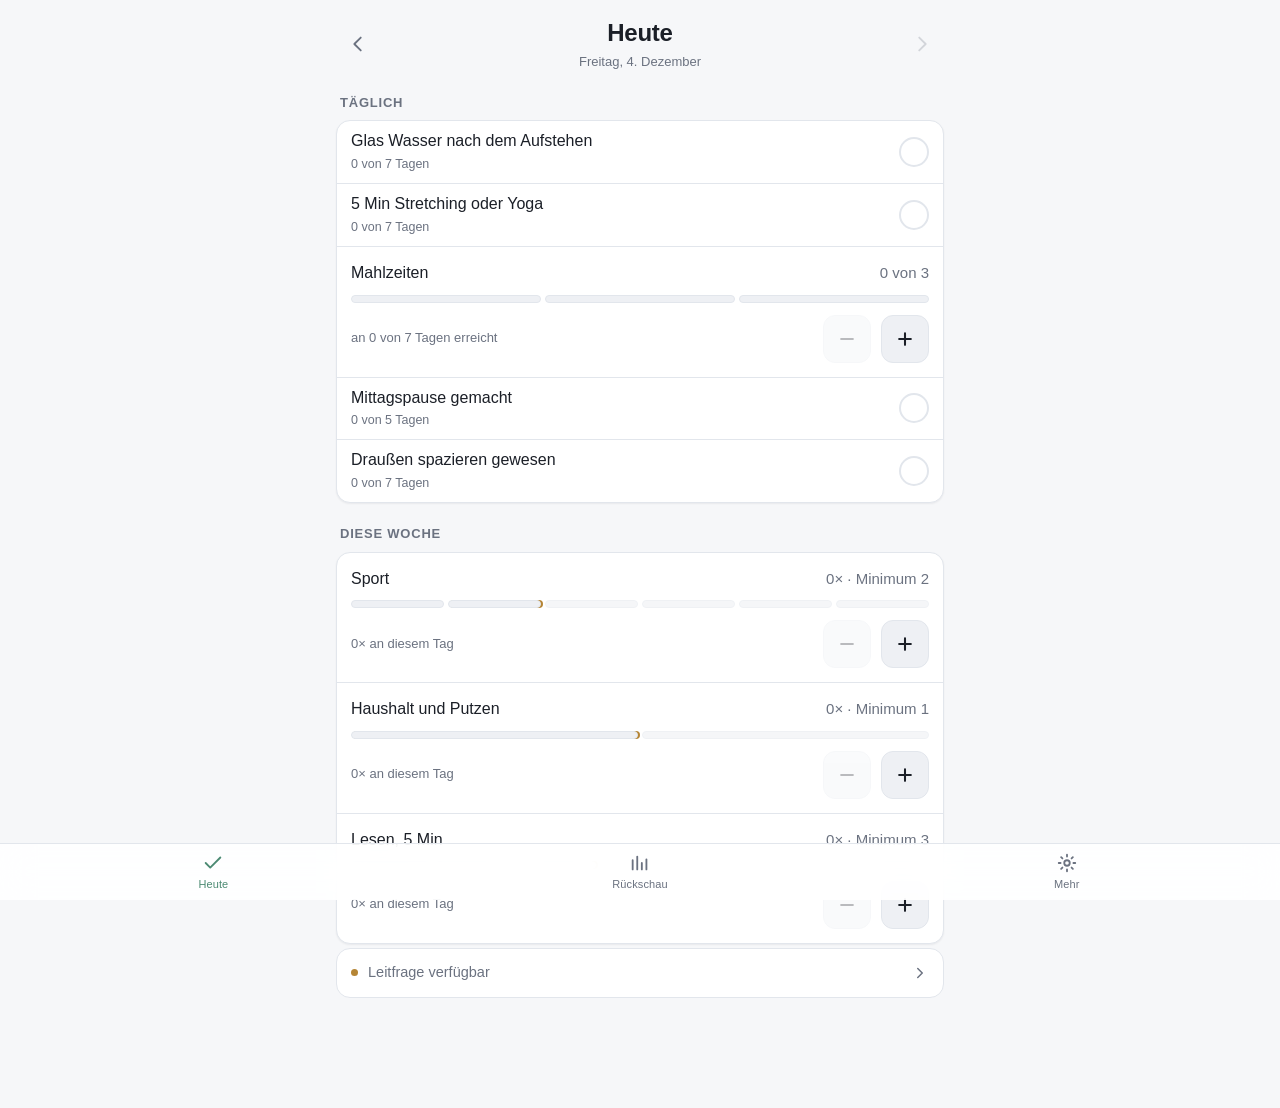
<file: index.html>
<!DOCTYPE html>
<html lang="de">
<head>
<meta charset="utf-8">
<meta name="viewport" content="width=device-width, initial-scale=1, viewport-fit=cover">
<meta name="color-scheme" content="light dark">
<meta name="theme-color" content="#14171D" media="(prefers-color-scheme: dark)">
<meta name="theme-color" content="#F6F7F9" media="(prefers-color-scheme: light)">
<meta name="apple-mobile-web-app-capable" content="yes">
<meta name="mobile-web-app-capable" content="yes">
<meta name="apple-mobile-web-app-status-bar-style" content="black-translucent">
<meta name="apple-mobile-web-app-title" content="Standards">
<link rel="apple-touch-icon" href="icons/apple-touch-icon.png">
<title>Standards</title>
<link rel="stylesheet" href="css/style.css">
</head>
<body>

<main id="main">

  <!-- ========== HEUTE ========== -->
  <section class="view" id="view-heute">
    <div class="daynav">
      <button class="daynav-btn" id="dayPrev" aria-label="Vorheriger Tag">
        <svg viewBox="0 0 24 24" aria-hidden="true"><path d="M15 5l-7 7 7 7"/></svg>
      </button>
      <div class="daynav-label">
        <h1 id="dayLabel">Heute</h1>
        <p class="daynav-sub" id="daySub"></p>
      </div>
      <button class="daynav-btn" id="dayNext" aria-label="Nächster Tag">
        <svg viewBox="0 0 24 24" aria-hidden="true"><path d="M9 5l7 7-7 7"/></svg>
      </button>
    </div>

    <div id="backupSlot"></div>

    <h2 class="section-title">Täglich</h2>
    <div class="card" id="dailyList"></div>

    <h2 class="section-title" id="weekTitle">Diese Woche</h2>
    <div class="card" id="quotaList"></div>

    <div id="reflectionSlot"></div>

    <p class="footnote" id="heuteFootnote"></p>
  </section>

  <!-- ========== RÜCKSCHAU ========== -->
  <section class="view hidden" id="view-rueckschau">
    <div class="daynav">
      <button class="daynav-btn" id="monthPrev" aria-label="Vorheriger Monat">
        <svg viewBox="0 0 24 24" aria-hidden="true"><path d="M15 5l-7 7 7 7"/></svg>
      </button>
      <div class="daynav-label">
        <h1 id="monthLabel">Monat</h1>
        <p class="daynav-sub">Rückschau</p>
      </div>
      <button class="daynav-btn" id="monthNext" aria-label="Nächster Monat">
        <svg viewBox="0 0 24 24" aria-hidden="true"><path d="M9 5l7 7-7 7"/></svg>
      </button>
    </div>
    <div id="rueckschauBody">
      <p class="placeholder">Wird im nächsten Schritt gebaut.</p>
    </div>
  </section>

  <!-- ========== EINSTELLUNGEN ========== -->
  <section class="view hidden" id="view-einstellungen">
    <div class="daynav daynav-plain">
      <div class="daynav-label">
        <h1>Einstellungen</h1>
        <p class="daynav-sub">Habits, Sicherung, Darstellung</p>
      </div>
    </div>
    <div id="einstellungenBody"></div>
  </section>

</main>

<nav class="tabbar" id="tabbar">
  <button class="tab is-active" data-view="heute">
    <svg viewBox="0 0 24 24" aria-hidden="true"><path d="M4 12l5 5L20 6"/></svg>
    <span>Heute</span>
  </button>
  <button class="tab" data-view="rueckschau">
    <svg viewBox="0 0 24 24" aria-hidden="true"><path d="M4 19V9m5 10V5m5 14v-7m5 7V8"/></svg>
    <span>Rückschau</span>
  </button>
  <button class="tab" data-view="einstellungen">
    <svg viewBox="0 0 24 24" aria-hidden="true"><circle cx="12" cy="12" r="3"/><path d="M12 3v2m0 14v2M3 12h2m14 0h2M5.6 5.6l1.4 1.4m10 10l1.4 1.4m0-12.8l-1.4 1.4m-10 10l-1.4 1.4"/></svg>
    <span>Mehr</span>
  </button>
</nav>

<script src="js/dates.js"></script>
<script src="js/questions.js"></script>
<script src="js/storage.js"></script>
<script src="js/stats.js"></script>
<script src="js/backup.js"></script>
<script src="js/settings.js"></script>
<script src="js/app.js"></script>
</body>
</html>
</file>
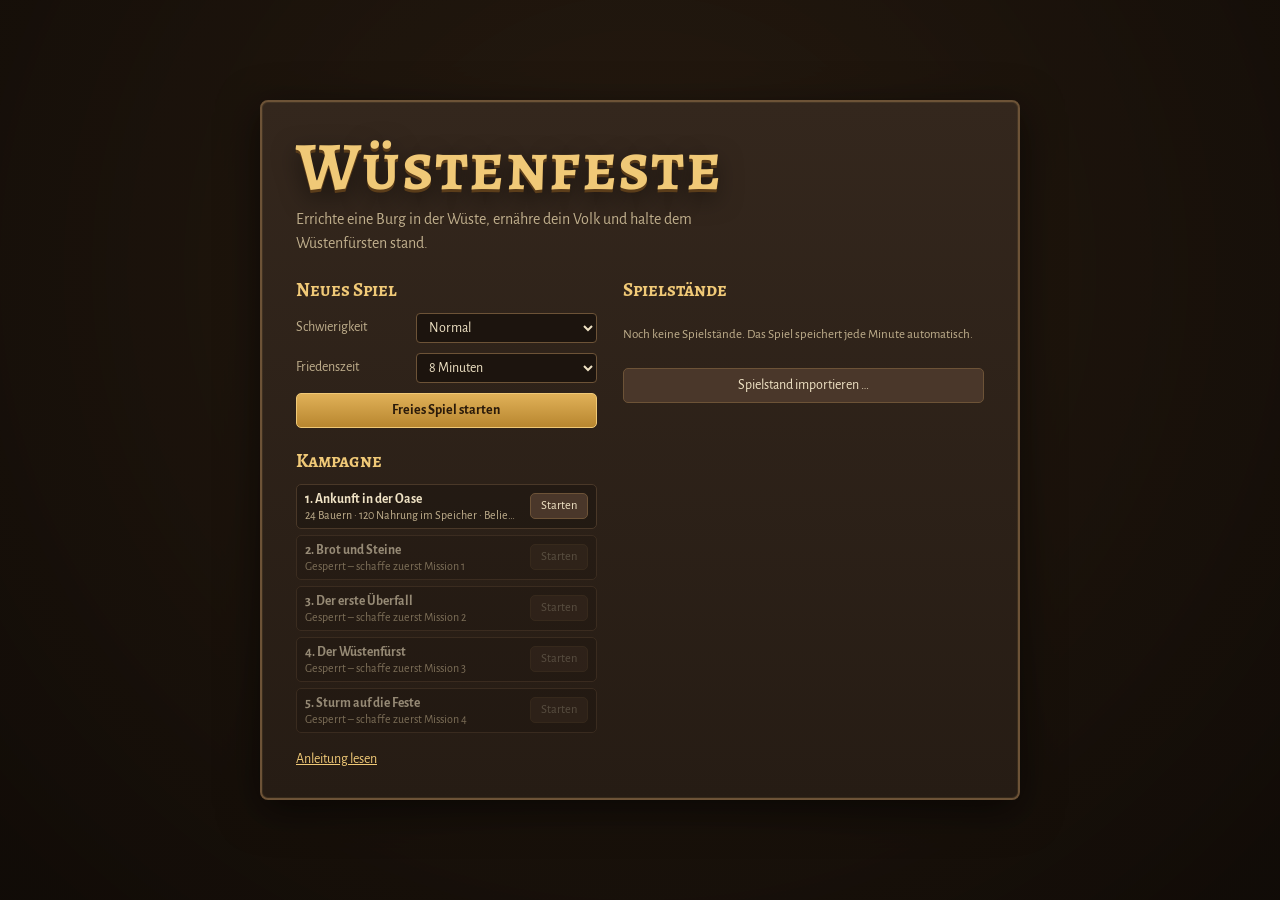
<file: wuestenfeste/index.html>
<!DOCTYPE html>
<html lang="de">
<head>
<meta charset="utf-8">
<meta name="viewport" content="width=device-width, initial-scale=1, maximum-scale=1, user-scalable=no, viewport-fit=cover">
<meta name="apple-mobile-web-app-capable" content="yes">
<meta name="theme-color" content="#241a13">
<title>Wüstenfeste</title>
<link rel="preconnect" href="https://fonts.googleapis.com">
<link rel="stylesheet" href="https://fonts.googleapis.com/css2?family=Alegreya+SC:wght@500;700&family=Alegreya+Sans:wght@400;500;700&display=swap">
<link rel="stylesheet" href="style.css">
</head>
<body>
<!--BODY-START-->
<div id="app">
  <canvas id="view"></canvas>
  <canvas id="ov"></canvas>
  <div id="camctl" hidden>
    <button id="rotL" title="Ansicht drehen (T)" aria-label="Ansicht nach links drehen">⟲</button>
    <button id="rotR" title="Ansicht drehen (R)" aria-label="Ansicht nach rechts drehen">⟳</button>
  </div>

  <header id="top" hidden>
    <div class="res" id="resbar"></div>
    <div class="spacer"></div>
    <div id="peace" class="peace"></div>
    <div id="date" class="date"></div>
    <div class="speed" role="group" aria-label="Spielgeschwindigkeit">
      <button id="spPause" title="Pause (Leertaste)">❚❚</button>
      <button id="sp1" title="Normal (1)">1×</button>
      <button id="sp2" title="Schnell (2)">2×</button>
      <button id="sp3" title="Sehr schnell (3)">3×</button>
    </div>
    <button id="btnKeep" class="ghostbtn wide" title="Burgfried: Steuern und Rationen (B)">Burg</button>
    <button id="btnMap" class="ghostbtn wide mobile-only" title="Übersichtskarte">Karte</button>
    <button id="btnHelp" class="ghostbtn" title="Anleitung (H)">?</button>
    <button id="btnMenu" class="menubtn">Menü</button>
  </header>

  <div id="msgs" aria-live="polite"></div>
  <div id="goals" hidden></div>
  <div id="troops" hidden></div>
  <div id="pausedTag" hidden>Pausiert</div>
  <div id="cbar" hidden>
    <span id="cbarText"></span>
    <button id="cbarNo">Abbrechen</button>
    <button id="cbarOk" class="primary">Bauen</button>
  </div>

  <footer id="bottom" hidden>
    <section id="build">
      <div class="tabs" id="tabs"></div>
      <div class="items" id="items"></div>
      <div class="hint" id="hint">Wähle ein Gebäude aus.</div>
    </section>
    <section id="info"></section>
    <section id="minibox">
      <canvas id="mini" width="232" height="124"></canvas>
    </section>
  </footer>

  <!-- Hauptmenü -->
  <div class="overlay" id="menu">
    <div class="panel title-panel">
      <h1>Wüstenfeste</h1>
      <p class="tag">Errichte eine Burg in der Wüste, ernähre dein Volk und halte dem Wüstenfürsten stand.</p>
      <div class="menu-grid">
        <div class="menu-col">
          <h2>Neues Spiel</h2>
          <label class="field"><span>Schwierigkeit</span>
            <select id="optDiff">
              <option value="leicht">Leicht</option>
              <option value="normal" selected>Normal</option>
              <option value="schwer">Schwer</option>
            </select>
          </label>
          <label class="field"><span>Friedenszeit</span>
            <select id="optPeace">
              <option value="5">5 Minuten</option>
              <option value="8" selected>8 Minuten</option>
              <option value="12">12 Minuten</option>
              <option value="20">20 Minuten</option>
            </select>
          </label>
          <button class="primary" id="btnNew">Freies Spiel starten</button>
          <h2 class="mt">Kampagne</h2>
          <div id="missions" class="slots"></div>
        </div>
        <div class="menu-col">
          <h2>Spielstände</h2>
          <div id="menuSlots" class="slots"></div>
          <button id="btnImport1">Spielstand importieren …</button>
        </div>
      </div>
      <button class="linkbtn" id="btnHelp2">Anleitung lesen</button>
    </div>
  </div>

  <div class="overlay" id="loading" hidden>
    <div class="panel narrow center"><h2>Die Wüste entsteht …</h2><p class="small">Die Karte wird gezeichnet.</p></div>
  </div>

  <!-- Spielmenü -->
  <div class="overlay" id="pause" hidden>
    <div class="panel">
      <h2>Menü</h2>
      <div class="slots" id="pauseSlots"></div>
      <div class="row">
        <button id="btnExport">Exportieren …</button>
        <button id="btnImport2">Importieren …</button>
      </div>
      <div class="row">
        <button id="btnHelp3">Anleitung</button>
        <button id="btnToMenu">Hauptmenü</button>
        <button class="primary" id="btnResume">Weiterspielen</button>
      </div>
    </div>
  </div>

  <!-- Export / Import -->
  <div class="overlay" id="xfer" hidden>
    <div class="panel wide">
      <h2 id="xferTitle">Spielstand</h2>
      <p id="xferText" class="small"></p>
      <textarea id="xferData" spellcheck="false" rows="7"></textarea>
      <div class="row">
        <input type="file" id="xferFile" accept=".json,application/json" hidden>
        <button id="xferCopy">Kopieren</button>
        <button id="xferDownload">Als Datei speichern</button>
        <button id="xferPick">Datei wählen …</button>
        <span class="spacer"></span>
        <button id="xferClose">Schließen</button>
        <button class="primary" id="xferLoad">Laden</button>
      </div>
    </div>
  </div>

  <!-- Info zu Gebäude / Truppe -->
  <div class="overlay" id="infoModal" hidden>
    <div class="panel infopanel">
      <div class="ihead"><img id="imIcon" alt=""><div><h2 id="imTitle"></h2><p id="imDesc" class="small"></p></div></div>
      <div id="imStats" class="istats"></div>
      <ul id="imList"></ul>
      <div class="row end"><button class="primary" id="imClose">Verstanden</button></div>
    </div>
  </div>

  <!-- Bestätigung -->
  <div class="overlay" id="confirm" hidden>
    <div class="panel narrow">
      <p id="confirmText"></p>
      <div class="row end">
        <button id="confirmNo">Abbrechen</button>
        <button class="primary" id="confirmYes">Ja</button>
      </div>
    </div>
  </div>

  <!-- Anleitung -->
  <div class="overlay" id="help" hidden>
    <div class="panel wide help">
      <h2>Anleitung</h2>
      <div class="help-grid">
        <div>
          <h3>Ziel</h3>
          <p>Zerstöre den Burgfried des Wüstenfürsten (rot), bevor er deinen (blau) zerstört. Bis zum Ende der Friedenszeit greift er nicht an.</p>
          <h3>Wirtschaft</h3>
          <ul>
            <li><b>Holzfäller</b> nahe Palmen bauen. Holz kommt ins <b>Lager</b>.</li>
            <li><b>Steinbruch</b> nur auf grauem Fels, <b>Eisenmine</b> nur auf rostrotem Boden.</li>
            <li><b>Apfelhaine</b> nur auf grünem Oasenboden. Äpfel kommen in den <b>Kornspeicher</b>.</li>
            <li>Jedes Arbeitsgebäude braucht einen freien Bauern vom Lagerfeuer.</li>
            <li><b>Hütten</b> geben Platz für 8 weitere Bauern.</li>
          </ul>
          <h3>Beliebtheit</h3>
          <p>Über 50 kommen neue Bauern, unter 50 laufen sie weg. Rationen, Steuern und Kapellen bestimmen sie. Einstellen kannst du das im <b>Burgfried</b>-Fenster (Burgfried anklicken oder Taste B).</p>
        </div>
        <div>
          <h3>Militär</h3>
          <ul>
            <li>Die <b>Kaserne</b> macht aus freien Bauern Soldaten.</li>
            <li>Bogenschützen auf <b>Wachtürmen</b> schießen weiter und sind geschützt.</li>
            <li><b>Mauern</b> durch Ziehen bauen. <b>Tore</b> lassen nur deine Leute durch – vergiss sie nicht, sonst kommen deine Arbeiter nicht hinaus.</li>
          </ul>
          <h3>Am Handy / Tablet</h3>
          <table class="keys">
            <tr><td>Ein Finger ziehen</td><td>Karte verschieben</td></tr>
            <tr><td>Zwei Finger</td><td>Zoomen und verschieben</td></tr>
            <tr><td>Tippen</td><td>Auswählen · mit gewählten Soldaten: bewegen, angreifen, Turm besetzen</td></tr>
            <tr><td>Halten + ziehen</td><td>Soldaten einrahmen</td></tr>
            <tr><td>Bauen</td><td>Gebäude wählen, auf die Karte tippen, mit „Bauen“ bestätigen</td></tr>
            <tr><td>Mauer</td><td>Anfang tippen, Ende tippen, bestätigen</td></tr>
          </table>
          <h3>Mit Maus und Tastatur</h3>
          <table class="keys">
            <tr><td>Linksklick</td><td>Auswählen, bauen</td></tr>
            <tr><td>Ziehen</td><td>Soldaten einrahmen / Mauer ziehen</td></tr>
            <tr><td>Rechtsklick</td><td>Bewegen, angreifen, Turm besetzen, Bauen abbrechen</td></tr>
            <tr><td>WASD / Pfeile</td><td>Karte verschieben</td></tr>
            <tr><td>Zwei Finger / Mausrad</td><td>Verschieben bzw. Zoomen (Einstellbar unten)</td></tr>
            <tr><td>+ / − , Pinch</td><td>Zoomen</td></tr>
            <tr><td>Leertaste</td><td>Pause</td></tr>
            <tr><td>1 / 2 / 3</td><td>Geschwindigkeit</td></tr>
            <tr><td>B</td><td>Burgfried-Fenster</td></tr>
            <tr><td>Q</td><td>Alle Soldaten auswählen</td></tr>
            <tr><td>Entf</td><td>Gewähltes Gebäude abreißen</td></tr>
            <tr><td>Strg + S</td><td>Schnellspeichern</td></tr>
            <tr><td>Esc</td><td>Abbrechen / Menü</td></tr>
          </table>
          <label class="field inline"><span>Mausrad</span>
            <select id="optWheel">
              <option value="auto">Automatisch</option>
              <option value="zoom">Zoomen</option>
              <option value="pan">Verschieben</option>
            </select>
          </label>
        </div>
      </div>
      <div class="row end"><button class="primary" id="helpClose">Verstanden</button></div>
    </div>
  </div>

  <!-- Spielende -->
  <div class="overlay" id="end" hidden>
    <div class="panel narrow center">
      <h2 id="endTitle"></h2>
      <p id="endText"></p>
      <div class="row end">
        <button id="endMenu">Hauptmenü</button>
        <button class="primary" id="endNew">Neues Spiel</button>
      </div>
    </div>
  </div>
</div>
<!--BODY-END-->
<script src="lib/three.min.js"></script>
<script src="js/util.js"></script>
<script src="js/data.js"></script>
<script src="js/world.js"></script>
<script src="js/game.js"></script>
<script src="js/ai.js"></script>
<script src="js/render.js"></script>
<script src="js/save.js"></script>
<script src="js/ui.js"></script>
<script src="js/campaign.js"></script>
<script src="js/main.js"></script>
</body>
</html>
</file>
<file: css/style.css>
/* style.css — Darstellung.
 *
 * Zwei Grundregeln, die sich durch die ganze Datei ziehen:
 *  1. Kein Rot, keine Warnfarben, keine Ausrufezeichen. Nicht erfuellt heisst
 *     hier: neutral, unauffaellig, ohne Farbe. Erfuellt bekommt Farbe.
 *  2. Alles Bedienbare liegt im unteren Bereich und ist mindestens 48px hoch,
 *     damit es sich einhaendig mit dem Daumen treffen laesst.
 */

/* ---------- Farben ---------- */

:root {
  --bg: #F6F7F9;
  --surface: #FFFFFF;
  --surface-2: #EEF0F4;
  --border: #E2E6EC;
  --text: #1B1F27;
  --muted: #6B7280;
  --accent: #4C8A73;          /* erfuellt */
  --accent-soft: rgba(76, 138, 115, .12);
  --sand: #B58535;            /* Minimum-Markierung */
  --sand-soft: rgba(181, 133, 53, .14);
  --shadow: 0 1px 2px rgba(16, 20, 28, .06);
  --radius: 14px;
}

@media (prefers-color-scheme: dark) {
  :root {
    --bg: #14171D;
    --surface: #1B1F27;
    --surface-2: #232833;
    --border: #2C333F;
    --text: #E7EAF0;
    --muted: #98A2B3;
    --accent: #7FB09C;
    --accent-soft: rgba(127, 176, 156, .16);
    --sand: #E0B87A;
    --sand-soft: rgba(224, 184, 122, .16);
    --shadow: none;
  }
}

/* Manuelle Auswahl in den Einstellungen schlaegt die Systemeinstellung */
:root[data-theme="light"] {
  --bg: #F6F7F9; --surface: #FFFFFF; --surface-2: #EEF0F4; --border: #E2E6EC;
  --text: #1B1F27; --muted: #6B7280; --accent: #4C8A73;
  --accent-soft: rgba(76, 138, 115, .12); --sand: #B58535;
  --sand-soft: rgba(181, 133, 53, .14); --shadow: 0 1px 2px rgba(16, 20, 28, .06);
}
:root[data-theme="dark"] {
  --bg: #14171D; --surface: #1B1F27; --surface-2: #232833; --border: #2C333F;
  --text: #E7EAF0; --muted: #98A2B3; --accent: #7FB09C;
  --accent-soft: rgba(127, 176, 156, .16); --sand: #E0B87A;
  --sand-soft: rgba(224, 184, 122, .16); --shadow: none;
}

/* ---------- Grundlagen ---------- */

* { box-sizing: border-box; }

html, body {
  margin: 0;
  padding: 0;
  background: var(--bg);
  color: var(--text);
}

body {
  font-family: -apple-system, BlinkMacSystemFont, "Segoe UI", Roboto, sans-serif;
  font-size: 17px;
  line-height: 1.45;
  -webkit-font-smoothing: antialiased;
  -webkit-tap-highlight-color: transparent;
  overscroll-behavior-y: contain;
}

button {
  font: inherit;
  color: inherit;
  background: none;
  border: none;
  cursor: pointer;
  -webkit-tap-highlight-color: transparent;
}

svg { width: 22px; height: 22px; fill: none; stroke: currentColor;
      stroke-width: 2; stroke-linecap: round; stroke-linejoin: round; }

.hidden { display: none !important; }

/* Der Inhalt muss oben unter der Statusleiste und unten ueber der
   Tab-Leiste und dem Home-Indikator liegen. */
#main {
  padding: calc(env(safe-area-inset-top) + 12px) 16px
           calc(env(safe-area-inset-bottom) + 92px) 16px;
  max-width: 640px;
  margin: 0 auto;
}

/* ---------- Kopfbereich mit Navigation ---------- */

.daynav {
  display: flex;
  align-items: center;
  gap: 8px;
  margin: 4px 0 20px;
}

.daynav-plain { min-height: 56px; }

.daynav-label { flex: 1; text-align: center; min-width: 0; }
.daynav-plain .daynav-label { text-align: left; }

.daynav-label h1 {
  margin: 0;
  font-size: 24px;
  font-weight: 650;
  letter-spacing: -.01em;
}

.daynav-sub {
  margin: 2px 0 0;
  font-size: 13px;
  color: var(--muted);
}

.daynav-btn {
  width: 44px; height: 44px;
  display: grid; place-items: center;
  border-radius: 50%;
  color: var(--muted);
  flex: none;
}
.daynav-btn:active { background: var(--surface-2); }
.daynav-btn:disabled { opacity: .25; cursor: default; }

/* ---------- Abschnitte und Karten ---------- */

.section-title {
  margin: 22px 4px 8px;
  font-size: 13px;
  font-weight: 600;
  text-transform: uppercase;
  letter-spacing: .06em;
  color: var(--muted);
}

.card {
  background: var(--surface);
  border: 1px solid var(--border);
  border-radius: var(--radius);
  box-shadow: var(--shadow);
  overflow: hidden;
}

.footnote {
  margin: 18px 4px 0;
  font-size: 13px;
  color: var(--muted);
}

.placeholder {
  color: var(--muted);
  font-size: 15px;
  padding: 24px 4px;
}

/* ---------- Zeile: taegliches Habit ---------- */

.row {
  display: flex;
  align-items: center;
  gap: 12px;
  width: 100%;
  min-height: 60px;
  padding: 10px 14px;
  text-align: left;
  border-bottom: 1px solid var(--border);
}
.row:last-child { border-bottom: none; }
.row:active { background: var(--surface-2); }

.row-text { flex: 1; min-width: 0; }

.row-name { display: block; font-size: 16px; line-height: 1.3; }

.row-meta {
  display: block;
  font-size: 12.5px;
  color: var(--muted);
  margin-top: 3px;
}

/* Das Haekchen liegt rechts, weil der Daumen dort landet. */
.tick {
  flex: none;
  width: 30px; height: 30px;
  border-radius: 50%;
  border: 2px solid var(--border);
  display: grid; place-items: center;
  color: transparent;
  transition: background-color .12s ease, border-color .12s ease;
}
.tick svg { width: 17px; height: 17px; stroke-width: 3; }

.row.is-done .tick {
  background: var(--accent);
  border-color: var(--accent);
  color: var(--bg);
}
.row.is-done .row-name { color: var(--muted); }

/* ---------- Zeile: Wochenquote ---------- */

.qrow {
  padding: 14px;
  border-bottom: 1px solid var(--border);
}
.qrow:last-child { border-bottom: none; }

.qrow-head {
  display: flex;
  align-items: baseline;
  justify-content: space-between;
  gap: 12px;
}

.qrow-name { font-size: 16px; }

.qrow-count {
  font-size: 15px;
  color: var(--muted);
  font-variant-numeric: tabular-nums;
  white-space: nowrap;
}
.qrow.is-met .qrow-count { color: var(--accent); }

/* Segmentbalken: die ersten Segmente sind das Minimum, der Rest ist Bonus. */
.pips {
  display: flex;
  gap: 4px;
  margin: 10px 0 12px;
  align-items: center;
}

.pip {
  height: 8px;
  flex: 1;
  border-radius: 4px;
  background: var(--surface-2);
  border: 1px solid var(--border);
}
.pip.is-bonus { opacity: .55; }
.pip.is-on { background: var(--accent); border-color: var(--accent); }
/* Die Grenze zum Bonusbereich wird markiert, nicht bewertet. */
.pip.is-boundary { box-shadow: 2px 0 0 0 var(--sand); }

.pip-extra {
  font-size: 12px;
  color: var(--accent);
  font-variant-numeric: tabular-nums;
  flex: none;
  padding-left: 2px;
}

.qrow-controls {
  display: flex;
  align-items: center;
  gap: 10px;
  justify-content: flex-end;
}

.stepper {
  width: 48px; height: 48px;
  border-radius: 12px;
  background: var(--surface-2);
  border: 1px solid var(--border);
  display: grid; place-items: center;
  color: var(--text);
}
.stepper:active { background: var(--border); }
.stepper:disabled { opacity: .3; }
.stepper svg { width: 20px; height: 20px; stroke-width: 2.5; }

.qrow-today {
  font-size: 13px;
  color: var(--muted);
  margin-right: auto;
  font-variant-numeric: tabular-nums;
}

/* ---------- Reflexion: unauffaelliger Anstoss ---------- */

.reflect-teaser {
  display: flex;
  align-items: center;
  gap: 10px;
  width: 100%;
  min-height: 50px;
  padding: 12px 14px;
  margin: 4px 0 0;
  border-radius: var(--radius);
  background: var(--surface);
  border: 1px solid var(--border);
  color: var(--muted);
  font-size: 14.5px;
  text-align: left;
}
.reflect-teaser:active { background: var(--surface-2); }

.reflect-teaser-dot {
  width: 7px; height: 7px;
  border-radius: 50%;
  background: var(--sand);
  flex: none;
}

.reflect-teaser svg {
  width: 18px; height: 18px;
  margin-left: auto;
  color: var(--muted);
  flex: none;
}

/* ---------- Reflexionskarte ---------- */

.reflection {
  background: var(--surface);
  border: 1px solid var(--border);
  border-radius: var(--radius);
  padding: 18px;
  margin-bottom: 4px;
  box-shadow: var(--shadow);
}

.reflection-head {
  display: flex;
  align-items: flex-start;
  justify-content: space-between;
  gap: 12px;
  margin-bottom: 8px;
}

.reflection-kicker {
  font-size: 12px;
  font-weight: 600;
  text-transform: uppercase;
  letter-spacing: .06em;
  color: var(--sand);
  margin: 0;
  padding-top: 4px;
}

.reflection-close {
  width: 32px; height: 32px;
  margin: -6px -6px 0 0;
  display: grid; place-items: center;
  border-radius: 50%;
  color: var(--muted);
  flex: none;
}
.reflection-close svg { width: 16px; height: 16px; }
.reflection-close:active { background: var(--surface-2); }

.reflection-q {
  margin: 0 0 16px;
  font-size: 18px;
  line-height: 1.4;
}

.reflection-actions {
  display: flex;
  flex-direction: column;
  gap: 8px;
}

.btn {
  min-height: 50px;
  border-radius: 12px;
  padding: 12px 16px;
  font-size: 16px;
  border: 1px solid var(--border);
  background: var(--surface-2);
  width: 100%;
}
.btn:active { opacity: .7; }

.btn-primary {
  background: var(--accent);
  border-color: var(--accent);
  color: var(--bg);
  font-weight: 600;
}

.reflection-note {
  margin: 12px 0 0;
  font-size: 12.5px;
  color: var(--muted);
}

/* ---------- Rückschau ---------- */

.stat-hero {
  text-align: center;
  padding: 8px 0 26px;
}

.stat-hero-value {
  font-size: 48px;
  font-weight: 700;
  letter-spacing: -.02em;
  font-variant-numeric: tabular-nums;
}
.stat-hero-empty { color: var(--muted); font-size: 32px; }

.stat-hero-label {
  margin-top: 4px;
  font-size: 14px;
  color: var(--muted);
}

.bar-row {
  display: flex;
  align-items: center;
  gap: 10px;
  padding: 11px 14px;
  border-bottom: 1px solid var(--border);
}
.bar-row:last-child { border-bottom: none; }

.bar-row-label {
  width: 46px; flex: none;
  font-size: 13px; color: var(--muted);
}

.bar-track {
  flex: 1; height: 9px;
  border-radius: 5px;
  background: var(--surface-2);
  overflow: hidden;
}
.bar-fill { display: block; height: 100%; background: var(--accent); border-radius: 5px; }

.bar-row-value {
  width: 42px; flex: none; text-align: right;
  font-size: 13.5px; font-variant-numeric: tabular-nums; color: var(--muted);
}

.pctrow {
  display: flex;
  align-items: center;
  justify-content: space-between;
  gap: 12px;
  padding: 13px 14px;
}
.qgroup { border-bottom: 1px solid var(--border); }
.qgroup:last-child { border-bottom: none; }
.card > .pctrow { border-bottom: 1px solid var(--border); }
.card > .pctrow:last-child { border-bottom: none; }

.pctrow-name { font-size: 15.5px; }
.pctrow-value {
  font-size: 15px; color: var(--accent);
  font-variant-numeric: tabular-nums; flex: none;
}

.weekchips {
  display: flex;
  gap: 5px;
  padding: 0 14px 14px;
}

.weekchip {
  flex: 1;
  min-width: 0;
  text-align: center;
  padding: 7px 2px;
  border-radius: 8px;
  background: var(--surface-2);
  border: 1px solid var(--border);
  font-size: 12.5px;
  font-variant-numeric: tabular-nums;
  color: var(--muted);
}
.weekchip.is-met {
  background: var(--accent-soft);
  border-color: var(--accent);
  color: var(--accent);
  font-weight: 600;
}
.weekchip.is-empty { opacity: .4; }

.weekchip-date {
  display: block;
  font-size: 10px;
  color: var(--muted);
  margin-top: 2px;
  font-weight: 400;
}

.over-note { padding: 14px; }
.over-line {
  margin: 0 0 8px;
  font-size: 14.5px;
  line-height: 1.5;
}
.over-line:last-child { margin-bottom: 0; }

/* ---------- Sicherungs-Hinweis ---------- */

.hint {
  background: var(--surface);
  border: 1px solid var(--border);
  border-left: 3px solid var(--sand);
  border-radius: var(--radius);
  padding: 14px;
  margin-bottom: 6px;
}
.hint-text { margin: 0 0 12px; font-size: 14.5px; line-height: 1.45; }
.hint-actions { display: flex; gap: 8px; }
.hint-actions .btn { min-height: 44px; font-size: 15px; }

/* ---------- Einstellungen ---------- */

.row-chevron { color: var(--muted); flex: none; display: grid; place-items: center; }
.row-chevron svg { width: 18px; height: 18px; }

.add-row {
  display: flex;
  gap: 6px;
  margin-top: 10px;
}
.add-row .btn { font-size: 14px; padding: 12px 8px; min-height: 46px; }

.setrow {
  display: flex;
  align-items: center;
  justify-content: space-between;
  gap: 12px;
  flex-wrap: wrap;
  padding: 13px 14px;
  border-bottom: 1px solid var(--border);
}
.setrow:last-child { border-bottom: none; }
.setrow-label { font-size: 15.5px; }

.segmented {
  display: flex;
  gap: 4px;
  background: var(--surface-2);
  border-radius: 10px;
  padding: 3px;
}
.seg {
  padding: 8px 10px;
  border-radius: 8px;
  font-size: 13px;
  color: var(--muted);
  white-space: nowrap;
}
.seg.is-active {
  background: var(--surface);
  color: var(--text);
  font-weight: 600;
  box-shadow: var(--shadow);
}

.setbtn {
  display: block;
  width: 100%;
  text-align: left;
  padding: 14px;
  font-size: 15.5px;
  border-bottom: 1px solid var(--border);
}
.setbtn:last-of-type { border-bottom: none; }
.setbtn:active { background: var(--surface-2); }
.setbtn-sub {
  display: block;
  font-size: 12.5px;
  color: var(--muted);
  margin-top: 3px;
}

.minibtn {
  padding: 8px 12px;
  border-radius: 8px;
  background: var(--surface-2);
  border: 1px solid var(--border);
  font-size: 13px;
  color: var(--text);
}

.dump {
  width: 100%;
  height: 180px;
  margin: 10px 0;
  padding: 10px;
  border-radius: 10px;
  border: 1px solid var(--border);
  background: var(--surface-2);
  color: var(--text);
  font-family: ui-monospace, SFMono-Regular, Menlo, monospace;
  font-size: 11px;
  resize: vertical;
}

/* ---------- Habit-Editor ---------- */

.editor { padding-top: 4px; }

.field { display: block; margin-bottom: 18px; }
/* Der Wochentags-Block enthaelt seinen Hinweis selbst, deshalb kein
   negativer Abstand darunter. */
.field .field-note { margin: 10px 0 0; }
.field-label {
  display: block;
  font-size: 13px;
  font-weight: 600;
  color: var(--muted);
  margin-bottom: 6px;
}
.field-note {
  margin: -10px 0 18px;
  font-size: 12.5px;
  color: var(--muted);
  line-height: 1.45;
}

.input {
  width: 100%;
  min-height: 50px;
  padding: 12px 14px;
  border-radius: 12px;
  border: 1px solid var(--border);
  background: var(--surface);
  color: var(--text);
  font-size: 16px;   /* 16px verhindert das Reinzoomen auf dem iPhone */
  font-family: inherit;
}
.input:focus { outline: 2px solid var(--accent); outline-offset: -1px; }

.daypicker { display: flex; gap: 5px; }
.daybtn {
  flex: 1;
  min-height: 46px;
  border-radius: 10px;
  border: 1px solid var(--border);
  background: var(--surface);
  color: var(--muted);
  font-size: 13px;
}
.daybtn.is-on {
  background: var(--accent);
  border-color: var(--accent);
  color: var(--bg);
  font-weight: 600;
}

.editor-actions { display: flex; flex-direction: column; gap: 8px; margin-top: 24px; }
.btn-quiet { color: var(--muted); background: none; }

/* ---------- Tab-Leiste ---------- */

.tabbar {
  position: fixed;
  left: 0; right: 0; bottom: 0;
  display: flex;
  background: color-mix(in srgb, var(--surface) 88%, transparent);
  -webkit-backdrop-filter: saturate(180%) blur(16px);
  backdrop-filter: saturate(180%) blur(16px);
  border-top: 1px solid var(--border);
  padding-bottom: env(safe-area-inset-bottom);
  z-index: 10;
}

.tab {
  flex: 1;
  min-height: 56px;
  display: flex;
  flex-direction: column;
  align-items: center;
  justify-content: center;
  gap: 3px;
  color: var(--muted);
  padding: 6px 0;
}
.tab span { font-size: 11px; letter-spacing: .01em; }
.tab.is-active { color: var(--accent); }
.tab:active { opacity: .6; }
</file>
<file: wuestenfeste/style.css>
/* Wüstenfeste – dunkles Nussholz, Messing, Pergament */
:root {
  --wood: #2a1f17;
  --wood-2: #362820;
  --wood-3: #4a372a;
  --line: #6d5337;
  --brass: #d6a54a;
  --brass-2: #f0c977;
  --parch: #efe2c4;
  --parch-dim: #bfae8c;
  --good: #8fd16a;
  --bad: #ef7a5f;
  --warn: #f0c35a;
  --blue: #5f8ef0;
  --font-display: 'Alegreya SC', 'Palatino Linotype', Palatino, Georgia, serif;
  --font-body: 'Alegreya Sans', 'Segoe UI', system-ui, -apple-system, sans-serif;
  color-scheme: dark;
}
* { box-sizing: border-box; }
html, body { height: 100%; margin: 0; overflow: hidden; background: #1d1712; color: var(--parch); font-family: var(--font-body); font-size: 14px; }
[hidden] { display: none !important; }
button, select, input, textarea { font: inherit; color: inherit; }

#app { position: fixed; inset: 0; user-select: none; -webkit-user-select: none; }
#ov { position: absolute; inset: 0; width: 100%; height: 100%; pointer-events: none; z-index: 1; }
#camctl { position: absolute; right: 12px; bottom: 182px; z-index: 6; display: flex; gap: 6px; }
#camctl button { width: 42px; height: 42px; border-radius: 50%; background: rgba(36,26,18,.9); border: 1px solid var(--line); color: var(--parch); font-size: 20px; cursor: pointer; box-shadow: 0 3px 10px rgba(0,0,0,.4); }
#camctl button:hover { border-color: var(--brass); }
#view { position: absolute; inset: 0; width: 100%; height: 100%; display: block; cursor: default; touch-action: none; -webkit-touch-callout: none; }
button { touch-action: manipulation; -webkit-tap-highlight-color: transparent; }
html, body { overscroll-behavior: none; }

/* ---------- Obere Leiste ---------- */
#top {
  position: absolute; left: 0; right: 0; top: 0; height: 46px;
  display: flex; align-items: center; gap: 12px; padding: 0 12px;
  background: linear-gradient(#33261c, #241a13);
  border-bottom: 2px solid var(--line);
  box-shadow: 0 2px 10px rgba(0,0,0,.45);
  z-index: 5;
}
.res { display: flex; gap: 6px; align-items: center; flex-wrap: nowrap; }
.chip {
  display: flex; align-items: center; gap: 6px; padding: 4px 9px 4px 6px; border-radius: 4px;
  background: rgba(0,0,0,.25); border: 1px solid #4f3b2a;
  font-variant-numeric: tabular-nums; font-weight: 700; min-width: 66px; white-space: nowrap;
}
.chip svg { width: 18px; height: 18px; flex: none; }
.chip small { font-weight: 400; color: var(--parch-dim); }
.chip.pop-good b { color: var(--good); }
.chip.pop-bad b { color: var(--bad); }
.chip .trend { font-size: 11px; font-weight: 700; }
.spacer { flex: 1; }
.date { font-family: var(--font-display); font-size: 15px; color: var(--brass-2); white-space: nowrap; }
.peace { font-size: 12px; color: var(--parch-dim); white-space: nowrap; }
.peace b { color: var(--warn); font-variant-numeric: tabular-nums; }
.speed { display: flex; border: 1px solid var(--line); border-radius: 4px; overflow: hidden; }
.speed button { background: transparent; border: 0; padding: 5px 9px; cursor: pointer; color: var(--parch-dim); font-weight: 700; font-size: 12px; }
.speed button + button { border-left: 1px solid var(--line); }
.speed button.on { background: var(--brass); color: #2a1d10; }
.menubtn, .ghostbtn { background: var(--wood-3); border: 1px solid var(--line); border-radius: 4px; padding: 5px 12px; cursor: pointer; font-family: var(--font-display); }
.ghostbtn { width: 32px; padding: 5px 0; }
.ghostbtn.wide { width: auto; padding: 5px 10px; }
.mobile-only { display: none; }
.menubtn:hover, .ghostbtn:hover { border-color: var(--brass); }

/* ---------- Meldungen ---------- */
#msgs { position: absolute; top: 56px; left: 12px; display: flex; flex-direction: column; gap: 6px; z-index: 30; pointer-events: none; max-width: 460px; }
.msg {
  background: rgba(30,22,16,.92); border-left: 3px solid var(--brass); padding: 7px 12px; border-radius: 3px;
  box-shadow: 0 2px 8px rgba(0,0,0,.4); animation: msgIn .25s ease-out; transition: opacity .6s;
}
.msg.warn { border-color: var(--warn); }
.msg.bad { border-color: var(--bad); }
.msg.good { border-color: var(--good); }
.msg.fade { opacity: 0; }
@keyframes msgIn { from { transform: translateX(-12px); opacity: 0; } }
#pausedTag { position: absolute; top: 60px; left: 50%; transform: translateX(-50%); font-family: var(--font-display); font-size: 22px; color: var(--brass-2); text-shadow: 0 2px 6px #000; z-index: 4; pointer-events: none; }

/* ---------- Untere Leiste ---------- */
#bottom {
  position: absolute; left: 0; right: 0; bottom: 0; height: 168px;
  display: grid; grid-template-columns: minmax(380px, 1.15fr) minmax(300px, 1fr) 248px; gap: 0;
  background: linear-gradient(#2e221a, #20170f);
  border-top: 2px solid var(--line);
  box-shadow: 0 -2px 12px rgba(0,0,0,.5);
  z-index: 5;
}
#bottom > section { padding: 8px 10px; min-width: 0; }
#bottom > section + section { border-left: 1px solid #4a3828; }
.tabs { display: flex; gap: 4px; margin-bottom: 6px; }
.tabs button {
  background: transparent; border: 1px solid transparent; border-radius: 4px; padding: 3px 10px; cursor: pointer;
  font-family: var(--font-display); font-size: 14px; color: var(--parch-dim);
}
.tabs button.on { border-color: var(--line); background: var(--wood-3); color: var(--brass-2); }
.tabs button:hover { color: var(--parch); }
.tabs .demo { margin-left: auto; }
.items { display: flex; gap: 6px; flex-wrap: nowrap; overflow-x: auto; padding-bottom: 2px; }
.bitem {
  width: 74px; flex: none; background: rgba(0,0,0,.22); border: 1px solid #4f3b2a; border-radius: 5px;
  padding: 3px 3px 4px; cursor: pointer; display: flex; flex-direction: column; align-items: center; gap: 1px;
}
.bitem img { width: 56px; height: 50px; object-fit: contain; pointer-events: none; }
.bitem span { font-size: 11.5px; line-height: 1.1; text-align: center; }
.bitem small { font-size: 10.5px; color: var(--parch-dim); font-variant-numeric: tabular-nums; }
.bitem:hover { border-color: var(--brass); }
.bitem.on { border-color: var(--brass-2); background: rgba(214,165,74,.18); }
.bitem.no small { color: var(--bad); }
.hint { margin-top: 5px; font-size: 12.5px; color: var(--parch-dim); white-space: nowrap; overflow: hidden; text-overflow: ellipsis; }
.hint b { color: var(--parch); }

#info { overflow-y: auto; }
#info h3 { margin: 0 0 4px; font-family: var(--font-display); font-weight: 700; font-size: 17px; color: var(--brass-2); display: flex; align-items: baseline; gap: 8px; }
#info h3 small { font-family: var(--font-body); font-size: 12px; color: var(--parch-dim); font-weight: 400; }
#info p { margin: 2px 0 6px; font-size: 13px; color: var(--parch-dim); }
.hpbar { height: 5px; background: rgba(0,0,0,.4); border-radius: 3px; overflow: hidden; margin: 2px 0 6px; }
.hpbar i { display: block; height: 100%; background: var(--good); }
.ctrl { display: grid; grid-template-columns: 76px 26px 1fr 26px; align-items: center; gap: 6px; margin: 3px 0; }
.ctrl label { font-size: 12.5px; color: var(--parch-dim); }
.ctrl output { text-align: center; font-size: 13px; white-space: nowrap; overflow: hidden; text-overflow: ellipsis; }
.sbtn { background: var(--wood-3); border: 1px solid var(--line); border-radius: 4px; height: 24px; cursor: pointer; padding: 0; font-weight: 700; }
.sbtn:hover { border-color: var(--brass); }
.factors { display: flex; gap: 10px; flex-wrap: wrap; font-size: 12.5px; margin-top: 4px; font-variant-numeric: tabular-nums; }
.factors .p { color: var(--good); } .factors .n { color: var(--bad); }
.recruit { display: grid; grid-template-columns: repeat(4, 1fr); gap: 6px; margin-top: 4px; }
.recruit button {
  background: rgba(0,0,0,.22); border: 1px solid #4f3b2a; border-radius: 5px; padding: 4px; cursor: pointer;
  display: flex; flex-direction: column; align-items: center; gap: 1px; font-size: 12px;
}
.recruit button:hover { border-color: var(--brass); }
.recruit button small { color: var(--parch-dim); font-size: 10.5px; font-variant-numeric: tabular-nums; }
.recruit button.no small { color: var(--bad); }
.unitlist { display: flex; gap: 12px; flex-wrap: wrap; margin: 4px 0 6px; font-variant-numeric: tabular-nums; }
.act { display: flex; gap: 6px; flex-wrap: wrap; margin-top: 6px; }
.act button { background: var(--wood-3); border: 1px solid var(--line); border-radius: 4px; padding: 4px 10px; cursor: pointer; font-size: 12.5px; }
.act button:hover { border-color: var(--brass); }
.act button.danger:hover { border-color: var(--bad); color: var(--bad); }

#minibox { display: flex; align-items: center; justify-content: center; }
#mini { width: 232px; height: 124px; cursor: pointer; }

/* ---------- Overlays ---------- */
.overlay {
  position: absolute; inset: 0; z-index: 20; display: flex; align-items: center; justify-content: center;
  background: rgba(15,10,6,.62); padding: 16px;
}
#menu { background: radial-gradient(ellipse at 50% 30%, rgba(60,40,20,.35), rgba(15,10,6,.85)); }
.panel {
  background: linear-gradient(#34271d, #261c14); border: 2px solid var(--line); border-radius: 8px;
  box-shadow: 0 10px 40px rgba(0,0,0,.6), inset 0 0 0 1px rgba(240,201,119,.08);
  padding: 22px 26px; width: min(460px, 100%); max-height: calc(100vh - 32px); overflow-y: auto;
}
.panel.wide { width: min(820px, 100%); }
.panel.narrow { width: min(400px, 100%); }
.panel.center { text-align: center; }
.panel h2 { margin: 0 0 12px; font-family: var(--font-display); color: var(--brass-2); font-size: 24px; font-weight: 700; }
.panel h3 { margin: 12px 0 4px; font-family: var(--font-display); color: var(--brass-2); font-size: 17px; }
.panel p, .panel li { line-height: 1.45; }
.panel ul { margin: 4px 0; padding-left: 18px; }
.small { font-size: 13px; color: var(--parch-dim); }
.title-panel { width: min(760px, 100%); text-align: left; padding: 30px 34px; }
.title-panel h1 {
  margin: 0; font-family: var(--font-display); font-weight: 700; font-size: clamp(42px, 7vw, 68px); letter-spacing: .02em;
  color: var(--brass-2); text-shadow: 0 3px 0 #5b3d1a, 0 8px 24px rgba(0,0,0,.6); line-height: 1;
}
.title-panel .tag { color: var(--parch-dim); font-size: 16px; margin: 8px 0 22px; max-width: 52ch; }
.menu-grid { display: grid; grid-template-columns: 1fr 1.2fr; gap: 26px; }
.menu-col { display: flex; flex-direction: column; gap: 10px; min-width: 0; }
.menu-col h2 { font-size: 19px; margin: 0; }
.field { display: grid; grid-template-columns: 110px 1fr; align-items: center; gap: 10px; }
.field.inline { margin-top: 10px; grid-template-columns: auto 160px; justify-content: start; }
.field span { color: var(--parch-dim); }
select, textarea, input[type=text] { background: #1c140e; border: 1px solid var(--line); border-radius: 4px; padding: 6px 8px; }
textarea { width: 100%; font-family: ui-monospace, Menlo, Consolas, monospace; font-size: 11px; resize: vertical; margin: 8px 0; user-select: text; -webkit-user-select: text; }
.panel button, .overlay button { background: var(--wood-3); border: 1px solid var(--line); border-radius: 5px; padding: 8px 14px; cursor: pointer; }
.panel button:hover { border-color: var(--brass); }
.panel button.primary { background: linear-gradient(#e0b158, #b8862f); color: #2a1a0a; border-color: #f0c977; font-weight: 700; }
.panel button.primary:hover { filter: brightness(1.08); }
.panel button:disabled { opacity: .45; cursor: default; }
.linkbtn { background: transparent !important; border: 0 !important; color: var(--brass-2); text-decoration: underline; margin-top: 18px; padding: 0 !important; }
.row { display: flex; gap: 8px; margin-top: 12px; align-items: center; flex-wrap: wrap; }
.row.end { justify-content: flex-end; }
.slots { display: flex; flex-direction: column; gap: 6px; }
.slot { display: grid; grid-template-columns: 1fr auto auto; gap: 6px; align-items: center; background: rgba(0,0,0,.2); border: 1px solid #4a3828; border-radius: 5px; padding: 6px 8px; }
.slot .meta { min-width: 0; }
.slot .meta b { display: block; font-size: 13.5px; }
.slot .meta small { color: var(--parch-dim); font-size: 12px; display: block; white-space: nowrap; overflow: hidden; text-overflow: ellipsis; }
.slot button { padding: 4px 10px !important; font-size: 12.5px; }
.help-grid { display: grid; grid-template-columns: 1fr 1fr; gap: 24px; }
.keys { border-collapse: collapse; font-size: 13px; width: 100%; }
.keys td { padding: 3px 6px; border-bottom: 1px solid #44332a; vertical-align: top; }
.keys td:first-child { color: var(--brass-2); white-space: nowrap; }
#endTitle { font-size: 40px; }

@media (max-width: 900px) {
  #bottom { grid-template-columns: 1fr 1fr; height: auto; }
  #minibox { display: none; }
  .menu-grid, .help-grid { grid-template-columns: 1fr; }
  .peace, .date { display: none; }
}

/* ---------- Bestätigungsleiste (Bauen per Tippen) ---------- */
#cbar {
  position: absolute; left: 50%; transform: translateX(-50%); bottom: 182px; z-index: 12;
  display: flex; align-items: center; gap: 8px; padding: 8px 8px 8px 14px; max-width: calc(100% - 24px);
  background: rgba(36,26,18,.96); border: 1px solid var(--brass); border-radius: 10px;
  box-shadow: 0 8px 28px rgba(0,0,0,.55);
}
#cbar span { font-size: 14px; }
#cbar button { border-radius: 7px; padding: 8px 14px; cursor: pointer; background: var(--wood-3); border: 1px solid var(--line); white-space: nowrap; }
#cbar button.primary { background: linear-gradient(#e0b158, #b8862f); color: #2a1a0a; border-color: #f0c977; font-weight: 700; }
#info .close {
  position: absolute; top: 6px; right: 6px; width: 30px; height: 30px; border-radius: 50%;
  background: rgba(0,0,0,.3); border: 1px solid var(--line); font-size: 18px; line-height: 1; cursor: pointer;
}
.tabs .army { margin-left: 0; }

/* ---------- Handy und Tablet ---------- */
@media (pointer: coarse), (max-width: 900px) {
  html, body { font-size: 13px; }
  #top {
    height: calc(44px + env(safe-area-inset-top, 0px)); padding: env(safe-area-inset-top, 0px) max(8px, env(safe-area-inset-right, 0px)) 0 max(8px, env(safe-area-inset-left, 0px));
    gap: 6px;
  }
  .res { overflow-x: auto; scrollbar-width: none; flex: 1; min-width: 0; }
  .res::-webkit-scrollbar { display: none; }
  .chip { min-width: 0; padding: 3px 7px 3px 5px; gap: 4px; font-size: 12.5px; }
  .chip svg { width: 15px; height: 15px; }
  .chip small { display: none; }
  #top > .spacer, .date { display: none; }
  .peace { display: block; font-size: 11px; }
  .speed button { padding: 7px 8px; }
  .mobile-only { display: inline-block; }
  .menubtn, .ghostbtn { padding: 7px 9px; }
  #msgs { top: calc(52px + env(safe-area-inset-top, 0px)); left: auto; right: max(8px, env(safe-area-inset-right, 0px)); max-width: min(340px, 44vw); align-items: flex-end; }
  #btnHelp { display: none; }
  #info p.note { display: none; }
  .msg { padding: 6px 10px; font-size: 12.5px; }
  #msgs .msg:nth-last-child(n+3) { display: none; }

  #bottom {
    display: block; height: auto; background: none; border: 0; box-shadow: none; pointer-events: none;
    padding: 0 max(8px, env(safe-area-inset-right, 0px)) calc(8px + env(safe-area-inset-bottom, 0px)) max(8px, env(safe-area-inset-left, 0px));
  }
  #bottom > section { pointer-events: auto; }
  #bottom > section + section { border-left: 0; }
  #build {
    background: linear-gradient(rgba(46,34,26,.96), rgba(32,23,15,.97)); border: 1px solid var(--line); border-radius: 12px;
    padding: 6px !important; box-shadow: 0 6px 24px rgba(0,0,0,.5);
  }
  .tabs { margin: 0; gap: 4px; overflow-x: auto; scrollbar-width: none; }
  .tabs::-webkit-scrollbar { display: none; }
  .tabs button { padding: 8px 11px; font-size: 14px; white-space: nowrap; flex: none; }
  .tabs .demo { margin-left: auto; }
  .items, .hint { display: none; }
  body.drawer .items { display: flex; margin-top: 6px; }
  .bitem { width: 70px; }
  #info {
    position: fixed; left: max(8px, env(safe-area-inset-left, 0px)); bottom: calc(64px + env(safe-area-inset-bottom, 0px));
    width: min(420px, calc(100vw - 16px)); max-height: 46vh; z-index: 6;
    background: rgba(38,28,20,.96); border: 1px solid var(--line); border-radius: 12px; padding: 10px 12px !important;
    box-shadow: 0 8px 26px rgba(0,0,0,.55);
  }
  body.drawer #info { bottom: calc(150px + env(safe-area-inset-bottom, 0px)); }
  #info.empty { display: none; }
  #info h3 { padding-right: 34px; }
  .ctrl { grid-template-columns: 64px 34px 1fr 34px; }
  .sbtn { height: 32px; font-size: 16px; }
  .recruit button { padding: 7px 4px; }
  .act button { padding: 8px 12px; }
  #minibox { display: none; position: fixed; bottom: calc(70px + env(safe-area-inset-bottom, 0px)); right: max(8px, env(safe-area-inset-right, 0px)); background: rgba(36,26,18,.92); border: 1px solid var(--line); border-radius: 10px; padding: 4px !important; }
  body.showmap #minibox { display: flex; }
  #mini { width: 190px; height: 102px; }
  #cbar { bottom: calc(70px + env(safe-area-inset-bottom, 0px)); }
  body.drawer #cbar { bottom: calc(156px + env(safe-area-inset-bottom, 0px)); }
  #pausedTag { top: calc(56px + env(safe-area-inset-top, 0px)); }
  .overlay { padding: max(12px, env(safe-area-inset-top, 0px)) max(12px, env(safe-area-inset-right, 0px)) max(12px, env(safe-area-inset-bottom, 0px)) max(12px, env(safe-area-inset-left, 0px)); }
  .panel { padding: 18px; }
  .title-panel { padding: 22px; }
  .slot button { padding: 8px 12px !important; }
  .panel button { padding: 10px 14px; }
}
@media (pointer: coarse) and (max-height: 500px) {
  /* Querformat am Handy */
  #info { max-height: 60vh; width: min(380px, 48vw); }
  .bitem img { width: 44px; height: 38px; }
}

@media (pointer: coarse) and (max-width: 1000px) {
  .peace { display: none !important; }
  #sp3 { display: none; }
}
@media (pointer: coarse) and (max-height: 500px) {
  #info { max-height: calc(100vh - 140px); }
  #info h3 { font-size: 15px; }
  .ctrl { margin: 1px 0; }
}
@media (pointer: coarse), (max-width: 900px) {
  .chip { flex: none; }
}
@media (max-width: 600px) {
  /* Hochformat: Rohstoffe in eigener Zeile */
  #top { flex-wrap: wrap; height: auto; padding-bottom: 6px; row-gap: 6px; }
  #top > .speed { margin-left: auto; }
  .res { order: 5; flex-basis: 100%; }
  #msgs { top: calc(98px + env(safe-area-inset-top, 0px)); max-width: 70vw; }
  #pausedTag { top: calc(100px + env(safe-area-inset-top, 0px)); }
}

@media (pointer: coarse), (max-width: 900px) {
  #camctl { right: max(8px, env(safe-area-inset-right, 0px)); bottom: calc(70px + env(safe-area-inset-bottom, 0px)); flex-direction: column; }
  body.drawer #camctl { bottom: calc(156px + env(safe-area-inset-bottom, 0px)); }
  body.showmap #camctl { bottom: calc(184px + env(safe-area-inset-bottom, 0px)); }
}

/* ---------- Erweiterungen: Info, Truppen, Ziele, Markt ---------- */
.bitem { position: relative; }
.ibtn {
  position: absolute; top: 3px; right: 3px; width: 20px; height: 20px; border-radius: 50%; padding: 0;
  background: rgba(20,14,9,.85); border: 1px solid var(--brass); color: var(--brass-2);
  font: italic 700 12px/18px Georgia, serif; cursor: pointer; z-index: 2;
}
.ibtn:hover { background: var(--brass); color: #2a1a0a; }
.ibtn.inline { position: static; display: inline-block; vertical-align: middle; margin-left: 4px; }
.infopanel { width: min(520px, 100%); }
.ihead { display: flex; gap: 14px; align-items: center; }
.ihead img { width: 84px; height: 84px; object-fit: contain; background: rgba(0,0,0,.25); border-radius: 10px; border: 1px solid var(--line); flex: none; }
.ihead h2 { margin: 0 0 4px; }
.istats { display: grid; grid-template-columns: 1fr 1fr; gap: 6px 14px; margin: 14px 0 8px; }
.istats div { display: flex; justify-content: space-between; gap: 8px; border-bottom: 1px solid #44332a; padding: 3px 0; font-size: 13.5px; }
.istats span { color: var(--parch-dim); }
#imList { margin: 6px 0 0; padding-left: 18px; }
#imList li { margin: 4px 0; }
#troops {
  position: absolute; left: 12px; bottom: 178px; z-index: 6; display: flex; gap: 6px; flex-wrap: wrap; max-width: calc(100% - 140px);
}
#troops button {
  display: flex; align-items: center; gap: 2px; padding: 2px 8px 2px 2px; border-radius: 22px; cursor: pointer;
  background: rgba(36,26,18,.92); border: 1px solid var(--line); box-shadow: 0 3px 10px rgba(0,0,0,.4);
}
#troops button img { width: 34px; height: 34px; }
#troops button b { font-variant-numeric: tabular-nums; }
#troops button.on { border-color: var(--brass-2); background: rgba(90,64,30,.95); }
#goals {
  position: absolute; left: 12px; top: 56px; z-index: 4; background: rgba(30,22,16,.9); border: 1px solid var(--line);
  border-radius: 8px; padding: 8px 12px; max-width: 300px; font-size: 13px; box-shadow: 0 3px 12px rgba(0,0,0,.4);
}
#goals b { font-family: var(--font-display); color: var(--brass-2); font-size: 15px; }
#goals ul { list-style: none; margin: 4px 0 0; padding: 0; }
#goals li { display: flex; gap: 6px; align-items: baseline; margin: 2px 0; }
#goals li span { color: var(--parch-dim); width: 12px; }
#goals li.ok { color: var(--good); }
#goals li.ok span { color: var(--good); }
#goals small { color: var(--parch-dim); margin-left: auto; padding-left: 8px; font-variant-numeric: tabular-nums; }
body:has(#goals:not([hidden])) #msgs { top: 150px; }
.recruit { grid-template-columns: repeat(5, 1fr); }
.rcell { position: relative; }
.rcell > button[data-act^="recruit"] { width: 100%; background: rgba(0,0,0,.22); border: 1px solid #4f3b2a; border-radius: 5px; padding: 3px; cursor: pointer; display: flex; flex-direction: column; align-items: center; gap: 0; font-size: 11.5px; }
.rcell > button[data-act^="recruit"]:hover { border-color: var(--brass); }
.rcell > button.no small { color: var(--bad); }
.rcell img { width: 38px; height: 38px; }
.rcell small { font-size: 10px; color: var(--parch-dim); text-align: center; line-height: 1.15; }
.rcell .cnt { position: absolute; top: 3px; left: 5px; font-size: 11px; color: var(--brass-2); font-weight: 700; }
.seg { display: flex; gap: 4px; align-items: center; margin: 5px 0; flex-wrap: wrap; }
.seg label { width: 72px; font-size: 12.5px; color: var(--parch-dim); }
.seg button { background: var(--wood-3); border: 1px solid var(--line); border-radius: 4px; padding: 5px 9px; cursor: pointer; font-size: 12.5px; }
.seg button.on { background: var(--brass); color: #2a1a0a; border-color: var(--brass-2); font-weight: 700; }
.act button.up { border-color: var(--brass); color: var(--brass-2); }
.act button.up.no { opacity: .55; }
.lvl { color: var(--brass-2); font-size: 13px; }
.market { display: grid; gap: 3px; margin: 6px 0; font-size: 12.5px; }
.market > div { display: grid; grid-template-columns: 1fr 60px 76px 86px; gap: 6px; align-items: center; }
.market .mh { color: var(--parch-dim); font-size: 11.5px; }
.market button { background: var(--wood-3); border: 1px solid var(--line); border-radius: 4px; padding: 4px 6px; cursor: pointer; font-size: 12px; }
.market button:hover { border-color: var(--brass); }
.slot.locked { opacity: .55; }
.menu-col h2.mt { margin-top: 10px; }
#missions .slot { grid-template-columns: 1fr 0 auto; }
@media (pointer: coarse), (max-width: 900px) {
  #troops { left: max(8px, env(safe-area-inset-left, 0px)); bottom: calc(66px + env(safe-area-inset-bottom, 0px)); max-width: calc(100% - 80px); flex-wrap: nowrap; overflow-x: auto; }
  body.drawer #troops { bottom: calc(152px + env(safe-area-inset-bottom, 0px)); }
  body:has(#info:not(.empty)) #troops { display: none; }
  #troops button img { width: 30px; height: 30px; }
  #goals { top: calc(52px + env(safe-area-inset-top, 0px)); left: max(8px, env(safe-area-inset-left, 0px)); max-width: 46vw; font-size: 11.5px; padding: 6px 9px; }
  .ibtn { width: 24px; height: 24px; font-size: 14px; line-height: 22px; }
  .recruit { grid-template-columns: repeat(5, 1fr); gap: 4px; }
  .rcell img { width: 30px; height: 30px; }
  .seg button { padding: 7px 10px; }
  .istats { grid-template-columns: 1fr; }
}
@media (pointer: coarse), (max-width: 900px) {
  #cbar, body.drawer #cbar { bottom: auto; top: calc(52px + env(safe-area-inset-top, 0px)); }
  body:has(#cbar:not([hidden])) #msgs, body:has(#cbar:not([hidden])) #goals { display: none; }
}
@media (max-width: 600px) {
  #cbar, body.drawer #cbar { top: calc(96px + env(safe-area-inset-top, 0px)); }
}
</file>
